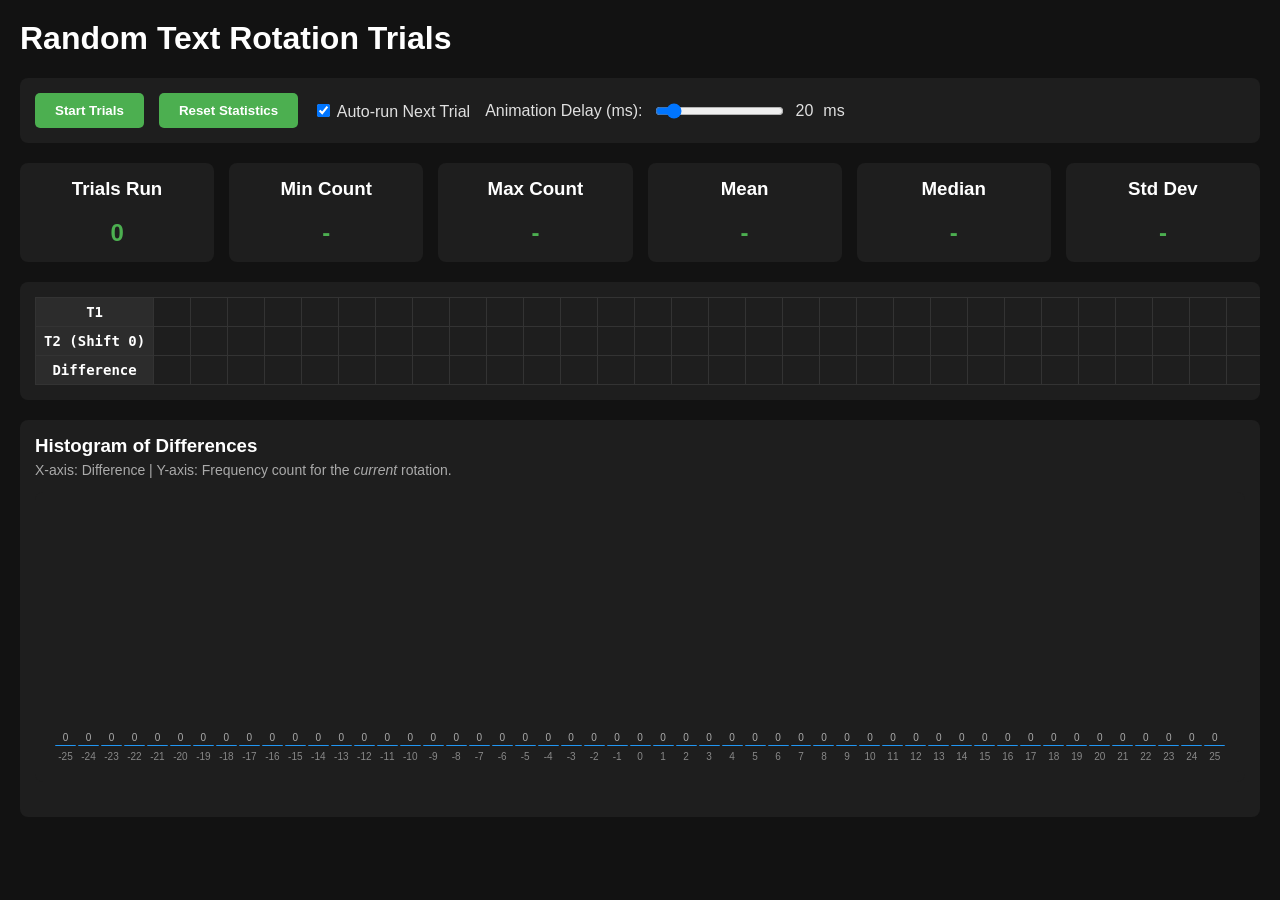
<file: difference-simulator/index.html>
<!DOCTYPE html>
<html lang="en">
<head>
    <meta charset="UTF-8">
    <meta name="viewport" content="width=device-width, initial-scale=1.0">
    <title>Random Text Rotation Trials</title>
    <style>
        :root {
            --bg-color: #121212;
            --panel-bg: #1e1e1e;
            --text-color: #e0e0e0;
            --accent-color: #4CAF50;
            --border-color: #333;
        }

        body {
            font-family: 'Segoe UI', Tahoma, Geneva, Verdana, sans-serif;
            background-color: var(--bg-color);
            color: var(--text-color);
            margin: 0;
            padding: 20px;
        }

        h1, h2, h3 { color: #fff; margin-top: 0; }
        .container { max-width: 1400px; margin: 0 auto; }

        .controls {
            display: flex;
            gap: 15px;
            align-items: center;
            background: var(--panel-bg);
            padding: 15px;
            border-radius: 8px;
            margin-bottom: 20px;
        }

        button {
            padding: 10px 20px;
            background: var(--accent-color);
            color: white;
            border: none;
            border-radius: 5px;
            cursor: pointer;
            font-weight: bold;
            transition: background 0.2s;
        }
        
        button:hover { background: #45a049; }
        button:disabled { background: #555; cursor: not-allowed; }

        .speed-control { display: flex; align-items: center; gap: 10px; }

        /* Table Styles */
        .table-container {
            background: var(--panel-bg);
            padding: 15px;
            border-radius: 8px;
            margin-bottom: 20px;
            overflow-x: auto;
        }

        table {
            border-collapse: collapse;
            font-family: monospace;
            font-size: 14px;
            width: max-content;
        }

        th, td {
            border: 1px solid var(--border-color);
            padding: 6px 8px;
            text-align: center;
            min-width: 20px;
        }

        th { background-color: #2c2c2c; color: #fff; position: sticky; left: 0; z-index: 1;}

        /* Histogram Styles */
        .histogram-container {
            background: var(--panel-bg);
            padding: 20px;
            border-radius: 8px;
            margin-bottom: 20px;
            height: 250px;
            display: flex;
            align-items: flex-end;
            gap: 2px;
            position: relative;
        }

        .bar-wrapper {
            flex: 1;
            display: flex;
            flex-direction: column;
            align-items: center;
            justify-content: flex-end;
            height: 100%;
        }

        .bar {
            width: 100%;
            background: #2196F3;
            border-radius: 3px 3px 0 0;
            transition: height 0.1s ease-out;
            min-height: 1px;
            position: relative;
        }

        .bar:hover { background: #64B5F6; }
        .bar-count { font-size: 10px; margin-bottom: 2px; color: #aaa; }
        .bar-label { font-size: 10px; margin-top: 5px; color: #888; }

        /* Stats Styles */
        .stats-grid {
            display: grid;
            grid-template-columns: repeat(auto-fit, minmax(150px, 1fr));
            gap: 15px;
            margin-bottom: 20px;
        }

        .stat-card {
            background: var(--panel-bg);
            padding: 15px;
            border-radius: 8px;
            text-align: center;
        }

        .stat-value {
            font-size: 24px;
            font-weight: bold;
            color: var(--accent-color);
            margin-top: 10px;
        }
    </style>
</head>
<body>

<div class="container">
    <h1>Random Text Rotation Trials</h1>

    <div class="controls">
        <button id="btn-toggle" onclick="toggleRunning()">Start Trials</button>
        <button onclick="resetStats()">Reset Statistics</button>
        <label>
            <input type="checkbox" id="auto-run" checked> Auto-run Next Trial
        </label>
        <div class="speed-control">
            <label for="speed">Animation Delay (ms):</label>
            <input type="range" id="speed" min="0" max="200" value="20" oninput="document.getElementById('speed-val').innerText = this.value">
            <span id="speed-val">20</span>ms
        </div>
    </div>

    <div class="stats-grid">
        <div class="stat-card"><h3>Trials Run</h3><div id="stat-count" class="stat-value">0</div></div>
        <div class="stat-card"><h3>Min Count</h3><div id="stat-min" class="stat-value">-</div></div>
        <div class="stat-card"><h3>Max Count</h3><div id="stat-max" class="stat-value">-</div></div>
        <div class="stat-card"><h3>Mean</h3><div id="stat-mean" class="stat-value">-</div></div>
        <div class="stat-card"><h3>Median</h3><div id="stat-median" class="stat-value">-</div></div>
        <div class="stat-card"><h3>Std Dev</h3><div id="stat-stddev" class="stat-value">-</div></div>
    </div>

    <div class="table-container">
        <table id="data-table">
            <tr id="row-t1"><th>T1</th></tr>
            <tr id="row-t2"><th>T2 (Shift 0)</th></tr>
            <tr id="row-diff"><th>Difference</th></tr>
        </table>
    </div>

    <div style="background: var(--panel-bg); padding: 15px; border-radius: 8px; margin-bottom: 20px;">
        <h3 style="margin-bottom: 5px;">Histogram of Differences</h3>
        <p style="font-size: 14px; color: #aaa; margin-top: 0;">X-axis: Difference | Y-axis: Frequency count for the <em>current</em> rotation.</p>
        <div class="histogram-container" id="histogram"></div>
    </div>
</div>

<script>
    const N = 97;
    let isRunning = false;
    let measurements = []; // Stores the max frequency for each completed trial
    let T1 = '', T2 = '';

    // Initialize DOM Elements
    const rowT1 = document.getElementById('row-t1');
    const rowT2 = document.getElementById('row-t2');
    const rowDiff = document.getElementById('row-diff');
    const histContainer = document.getElementById('histogram');
    
    // Setup table cells
    for(let i = 0; i < N; i++) {
        rowT1.appendChild(document.createElement('td'));
        rowT2.appendChild(document.createElement('td'));
        rowDiff.appendChild(document.createElement('td'));
    }

    // Setup Histogram Bins (-25 to 25)
    const bars = {};
    for (let i = -25; i <= 25; i++) {
        const wrapper = document.createElement('div');
        wrapper.className = 'bar-wrapper';
        
        const countLabel = document.createElement('div');
        countLabel.className = 'bar-count';
        countLabel.innerText = '0';
        
        const bar = document.createElement('div');
        bar.className = 'bar';
        
        const label = document.createElement('div');
        label.className = 'bar-label';
        label.innerText = i;
        
        wrapper.appendChild(countLabel);
        wrapper.appendChild(bar);
        wrapper.appendChild(label);
        histContainer.appendChild(wrapper);
        
        bars[i] = { bar: bar, countLabel: countLabel };
    }

    function generateRandomString(length) {
        let result = '';
        for (let i = 0; i < length; i++) {
            result += String.fromCharCode(65 + Math.floor(Math.random() * 26)); // A-Z
        }
        return result;
    }

    function updateStats() {
        document.getElementById('stat-count').innerText = measurements.length;
        if (measurements.length === 0) return;

        let min = Math.min(...measurements);
        let max = Math.max(...measurements);
        
        let sum = measurements.reduce((a, b) => a + b, 0);
        let mean = sum / measurements.length;

        let sorted = [...measurements].sort((a, b) => a - b);
        let median = sorted.length % 2 === 0 
            ? (sorted[sorted.length / 2 - 1] + sorted[sorted.length / 2]) / 2 
            : sorted[Math.floor(sorted.length / 2)];

        let variance = measurements.reduce((a, b) => a + Math.pow(b - mean, 2), 0) / measurements.length;
        let stddev = Math.sqrt(variance);

        document.getElementById('stat-min').innerText = min;
        document.getElementById('stat-max').innerText = max;
        document.getElementById('stat-mean').innerText = mean.toFixed(2);
        document.getElementById('stat-median').innerText = median;
        document.getElementById('stat-stddev').innerText = stddev.toFixed(2);
    }

    function resetStats() {
        measurements = [];
        document.getElementById('stat-count').innerText = 0;
        document.getElementById('stat-min').innerText = '-';
        document.getElementById('stat-max').innerText = '-';
        document.getElementById('stat-mean').innerText = '-';
        document.getElementById('stat-median').innerText = '-';
        document.getElementById('stat-stddev').innerText = '-';
    }

    function sleep(ms) {
        return new Promise(resolve => setTimeout(resolve, ms));
    }

    async function runTrial() {
        if (!isRunning) return;

        T1 = generateRandomString(N);
        T2 = generateRandomString(N);
        let trialMaxCount = 0;

        // Populate T1 row statically for this trial
        for(let i = 0; i < N; i++) {
            rowT1.children[i+1].innerText = T1[i];
        }

        for (let shift = 0; shift < N; shift++) {
            if (!isRunning) return;
            
            rowT2.children[0].innerText = `T2 (Shift ${shift})`;
            let currentCounts = {};
            
            // Calculate differences for this shift
            for (let i = 0; i < N; i++) {
                let char1 = T1[i];
                let char2 = T2[(i + shift) % N];
                
                let diff = char1.charCodeAt(0) - char2.charCodeAt(0);
                
                rowT2.children[i+1].innerText = char2;
                rowDiff.children[i+1].innerText = diff;

                currentCounts[diff] = (currentCounts[diff] || 0) + 1;
            }

            // Find the most frequent difference in this shift
            let maxFreqInShift = 0;
            for (let diff in currentCounts) {
                if (currentCounts[diff] > maxFreqInShift) {
                    maxFreqInShift = currentCounts[diff];
                }
            }
            if (maxFreqInShift > trialMaxCount) {
                trialMaxCount = maxFreqInShift;
            }

            // Update Histogram for this shift visually
            // Find max for scaling the Y axis dynamically (min height cap at 15 for aesthetics)
            let maxBarHeight = Math.max(15, maxFreqInShift); 
            
            for (let i = -25; i <= 25; i++) {
                let c = currentCounts[i] || 0;
                bars[i].countLabel.innerText = c > 0 ? c : '';
                bars[i].bar.style.height = `${(c / maxBarHeight) * 100}%`;
            }

            let delayMs = parseInt(document.getElementById('speed').value);
            if (delayMs > 0) {
                await sleep(delayMs);
            }
        }

        // Trial completed, record the max measurement
        if (isRunning) {
            measurements.push(trialMaxCount);
            updateStats();

            if (document.getElementById('auto-run').checked) {
                // Yield to the event loop before starting the next trial to prevent call stack issues
                setTimeout(runTrial, 0); 
            } else {
                toggleRunning(); // Automatically pause if auto-run is unchecked
            }
        }
    }

    function toggleRunning() {
        isRunning = !isRunning;
        const btn = document.getElementById('btn-toggle');
        
        if (isRunning) {
            btn.innerText = "Pause Trials";
            btn.style.background = "#f44336"; // Red color
            runTrial();
        } else {
            btn.innerText = "Start Trials";
            btn.style.background = "#4CAF50"; // Green color
        }
    }
</script>
</body>
</html>
</file>
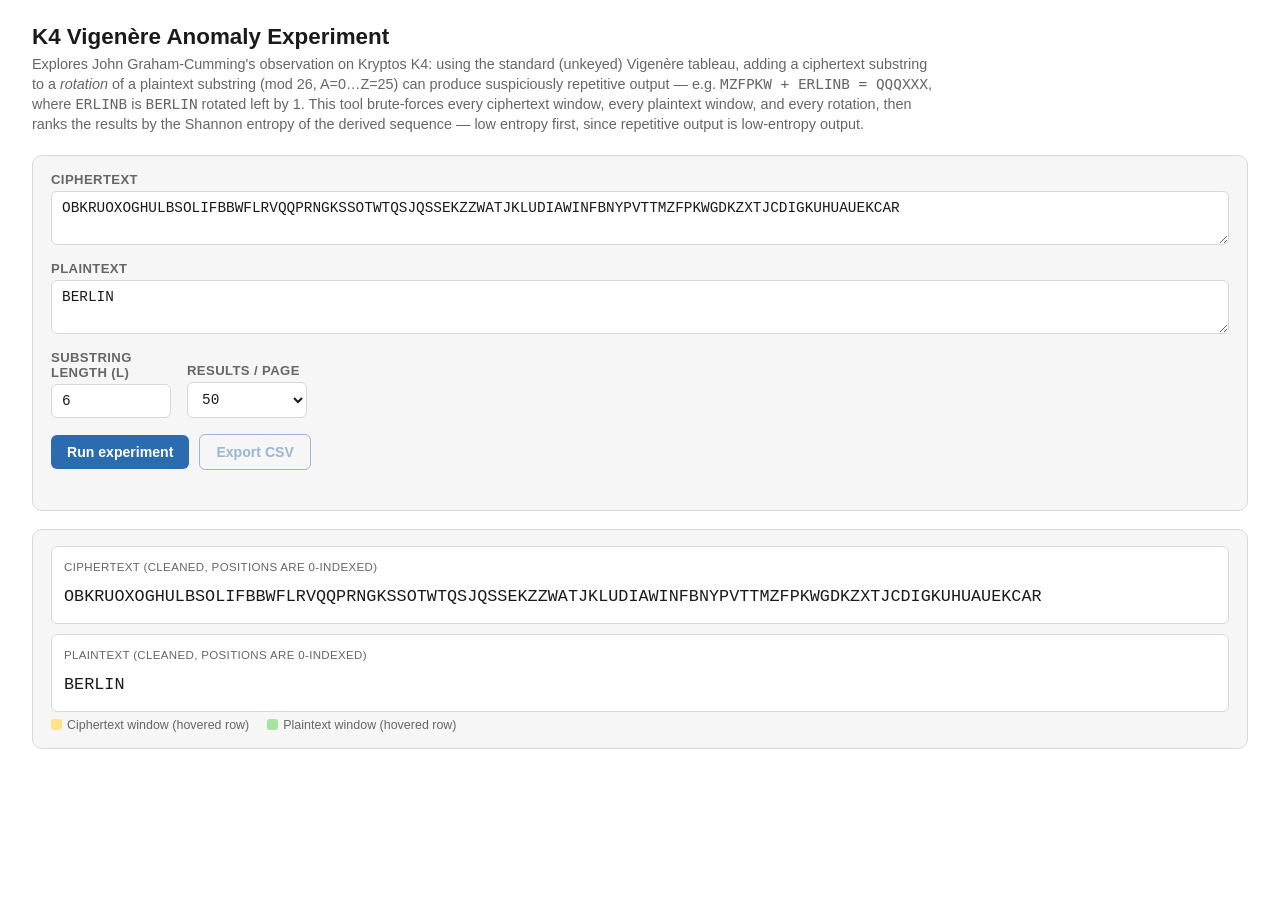
<file: john-graham-cumming-pattern/index.html>
<!DOCTYPE html>
<html lang="en">
<head>
<meta charset="UTF-8">
<meta name="viewport" content="width=device-width, initial-scale=1.0">
<title>K4 Vigenère Anomaly Experiment</title>
<style>
  :root {
    color-scheme: light dark;
    --bg: #ffffff;
    --fg: #1a1a1a;
    --muted: #666;
    --border: #d8d8d8;
    --panel: #f6f6f7;
    --accent: #2b6cb0;
    --hl-ct: #ffe28a;
    --hl-pt: #a6e3a1;
    --mono: "SFMono-Regular", Consolas, "Liberation Mono", Menlo, monospace;
  }
  @media (prefers-color-scheme: dark) {
    :root {
      --bg: #1e1f22;
      --fg: #e7e7e8;
      --muted: #9a9a9e;
      --border: #3a3b3e;
      --panel: #29292c;
      --accent: #6ea8fe;
      --hl-ct: #7a5b00;
      --hl-pt: #24593a;
    }
  }
  * { box-sizing: border-box; }
  body {
    margin: 0;
    background: var(--bg);
    color: var(--fg);
    font-family: -apple-system, BlinkMacSystemFont, "Segoe UI", Helvetica, Arial, sans-serif;
    padding: 24px 32px 60px;
  }
  h1 { font-size: 1.4rem; margin: 0 0 4px; }
  .subtitle { color: var(--muted); margin: 0 0 20px; font-size: 0.9rem; max-width: 900px; line-height: 1.4; }
  .panel {
    background: var(--panel);
    border: 1px solid var(--border);
    border-radius: 10px;
    padding: 16px 18px;
    margin-bottom: 18px;
  }
  .field { margin-bottom: 12px; }
  .field label {
    display: block;
    font-weight: 600;
    font-size: 0.82rem;
    margin-bottom: 4px;
    color: var(--muted);
    text-transform: uppercase;
    letter-spacing: 0.03em;
  }
  textarea, input[type=number], select {
    width: 100%;
    background: var(--bg);
    color: var(--fg);
    border: 1px solid var(--border);
    border-radius: 6px;
    padding: 8px 10px;
    font-family: var(--mono);
    font-size: 0.9rem;
  }
  textarea { resize: vertical; min-height: 54px; }
  .row { display: flex; gap: 16px; flex-wrap: wrap; align-items: flex-end; }
  .row > .field { flex: 1 1 200px; }
  .row > .field.narrow { flex: 0 0 120px; }
  button {
    background: var(--accent);
    color: #fff;
    border: none;
    border-radius: 6px;
    padding: 9px 16px;
    font-size: 0.88rem;
    font-weight: 600;
    cursor: pointer;
  }
  button.secondary {
    background: transparent;
    color: var(--accent);
    border: 1px solid var(--accent);
  }
  button:disabled { opacity: 0.45; cursor: not-allowed; }
  .btn-row { display: flex; gap: 10px; align-items: center; flex-wrap: wrap; margin-top: 4px; }
  .status { font-size: 0.85rem; color: var(--muted); margin-top: 8px; min-height: 1.2em; }
  .error { color: #c0392b; font-weight: 600; }
  .seq-display {
    font-family: var(--mono);
    font-size: 1.05rem;
    line-height: 1.9;
    word-break: break-all;
    background: var(--bg);
    border: 1px solid var(--border);
    border-radius: 6px;
    padding: 10px 12px;
  }
  .seq-display .lbl {
    display: block;
    font-family: -apple-system, sans-serif;
    font-size: 0.72rem;
    color: var(--muted);
    text-transform: uppercase;
    letter-spacing: 0.03em;
    margin-bottom: 2px;
  }
  .seq-display span.ch {
    padding: 1px 0;
    border-radius: 3px;
    transition: background 0.08s ease;
  }
  .seq-display span.ch.hl-ct { background: var(--hl-ct); color: #1a1a1a; }
  .seq-display span.ch.hl-pt { background: var(--hl-pt); color: #1a1a1a; }
  .legend { display: flex; gap: 18px; font-size: 0.78rem; color: var(--muted); margin-top: 6px; }
  .legend .swatch { display: inline-block; width: 11px; height: 11px; border-radius: 3px; margin-right: 5px; vertical-align: -1px; }
  table {
    width: 100%;
    border-collapse: collapse;
    font-size: 0.86rem;
  }
  thead th {
    text-align: left;
    padding: 8px 10px;
    border-bottom: 2px solid var(--border);
    color: var(--muted);
    font-size: 0.75rem;
    text-transform: uppercase;
    letter-spacing: 0.03em;
    position: sticky;
    top: 0;
    background: var(--bg);
  }
  tbody td {
    padding: 6px 10px;
    border-bottom: 1px solid var(--border);
    font-family: var(--mono);
  }
  tbody tr:hover { background: var(--panel); cursor: default; }
  .table-wrap { max-height: 560px; overflow: auto; border: 1px solid var(--border); border-radius: 8px; }
  .pagination { display: flex; align-items: center; gap: 10px; margin: 12px 0; flex-wrap: wrap; }
  .pagination select { width: auto; }
  .pagination .spacer { flex: 1; }
  .top-summary { display: flex; justify-content: space-between; align-items: baseline; flex-wrap: wrap; gap: 10px; margin-bottom: 4px; }
  .rank { color: var(--muted); }
</style>
</head>
<body>

<h1>K4 Vigenère Anomaly Experiment</h1>
<p class="subtitle">
  Explores John Graham-Cumming's observation on Kryptos K4: using the standard (unkeyed) Vigenère tableau,
  adding a ciphertext substring to a <em>rotation</em> of a plaintext substring (mod 26, A=0…Z=25) can produce
  suspiciously repetitive output — e.g. <code>MZFPKW + ERLINB = QQQXXX</code>, where <code>ERLINB</code> is
  <code>BERLIN</code> rotated left by 1. This tool brute-forces every ciphertext window, every plaintext window,
  and every rotation, then ranks the results by the Shannon entropy of the derived sequence — low entropy first,
  since repetitive output is low-entropy output.
</p>

<div class="panel">
  <div class="field">
    <label for="ctInput">Ciphertext</label>
    <textarea id="ctInput">OBKRUOXOGHULBSOLIFBBWFLRVQQPRNGKSSOTWTQSJQSSEKZZWATJKLUDIAWINFBNYPVTTMZFPKWGDKZXTJCDIGKUHUAUEKCAR</textarea>
  </div>
  <div class="field">
    <label for="ptInput">Plaintext</label>
    <textarea id="ptInput">BERLIN</textarea>
  </div>
  <div class="row">
    <div class="field narrow">
      <label for="lInput">Substring length (L)</label>
      <input type="number" id="lInput" min="1" value="6">
    </div>
    <div class="field narrow">
      <label for="pageSizeInput">Results / page</label>
      <select id="pageSizeInput">
        <option value="25">25</option>
        <option value="50" selected>50</option>
        <option value="100">100</option>
        <option value="200">200</option>
      </select>
    </div>
  </div>
  <div class="btn-row">
    <button id="runBtn">Run experiment</button>
    <button id="exportBtn" class="secondary" disabled>Export CSV</button>
  </div>
  <div class="status" id="statusEl"></div>
</div>

<div class="panel">
  <div class="seq-display" id="ctDisplay"><span class="lbl">Ciphertext (cleaned, positions are 0-indexed)</span></div>
  <div style="height:10px"></div>
  <div class="seq-display" id="ptDisplay"><span class="lbl">Plaintext (cleaned, positions are 0-indexed)</span></div>
  <div class="legend">
    <span><span class="swatch" style="background:var(--hl-ct)"></span>Ciphertext window (hovered row)</span>
    <span><span class="swatch" style="background:var(--hl-pt)"></span>Plaintext window (hovered row)</span>
  </div>
</div>

<div class="panel" id="resultsPanel" style="display:none">
  <div class="top-summary">
    <div id="resultsSummary" class="status"></div>
  </div>
  <div class="pagination" id="paginationTop"></div>
  <div class="table-wrap">
    <table>
      <thead>
        <tr>
          <th>Rank</th>
          <th>CT pos</th>
          <th>PT pos</th>
          <th>Shift</th>
          <th>Derived sequence</th>
          <th>Entropy (bits)</th>
        </tr>
      </thead>
      <tbody id="resultsBody"></tbody>
    </table>
  </div>
  <div class="pagination" id="paginationBottom"></div>
</div>

<script>
(function () {
  "use strict";

  const A = 65;

  function cleanText(s) {
    return (s || "").toUpperCase().replace(/[^A-Z]/g, "");
  }

  function num(ch) { return ch.charCodeAt(0) - A; }
  function chr(n) { return String.fromCharCode(((n % 26) + 26) % 26 + A); }

  // Left rotation: rotateLeft("BERLIN", 1) === "ERLINB"
  function rotateLeft(s, shift) {
    const n = s.length;
    const k = ((shift % n) + n) % n;
    return s.slice(k) + s.slice(0, k);
  }

  // Vigenère-style addition mod 26 of two equal-length strings.
  function addMod26(a, b) {
    let out = "";
    for (let i = 0; i < a.length; i++) {
      out += chr(num(a[i]) + num(b[i]));
    }
    return out;
  }

  // Shannon entropy in bits over the letter frequencies of the string.
  function entropy(s) {
    const counts = {};
    for (const c of s) counts[c] = (counts[c] || 0) + 1;
    const n = s.length;
    let h = 0;
    for (const k in counts) {
      const p = counts[k] / n;
      h -= p * Math.log2(p);
    }
    return h;
  }

  // ---- DOM refs ----
  const ctInput = document.getElementById("ctInput");
  const ptInput = document.getElementById("ptInput");
  const lInput = document.getElementById("lInput");
  const pageSizeInput = document.getElementById("pageSizeInput");
  const runBtn = document.getElementById("runBtn");
  const exportBtn = document.getElementById("exportBtn");
  const statusEl = document.getElementById("statusEl");
  const ctDisplay = document.getElementById("ctDisplay");
  const ptDisplay = document.getElementById("ptDisplay");
  const resultsPanel = document.getElementById("resultsPanel");
  const resultsSummary = document.getElementById("resultsSummary");
  const resultsBody = document.getElementById("resultsBody");
  const paginationTop = document.getElementById("paginationTop");
  const paginationBottom = document.getElementById("paginationBottom");

  // ---- State ----
  let state = {
    ctClean: "",
    ptClean: "",
    L: 0,
    results: [],
    page: 1,
    pageSize: 50,
    ctSpans: [],
    ptSpans: []
  };

  function buildSpanDisplay(container, labelText, clean) {
    container.innerHTML = "";
    const lbl = document.createElement("span");
    lbl.className = "lbl";
    lbl.textContent = labelText;
    container.appendChild(lbl);
    const spans = [];
    for (let i = 0; i < clean.length; i++) {
      const sp = document.createElement("span");
      sp.className = "ch";
      sp.textContent = clean[i];
      sp.title = "pos " + i;
      container.appendChild(sp);
      spans.push(sp);
    }
    return spans;
  }

  function clearHighlights() {
    for (const sp of state.ctSpans) sp.classList.remove("hl-ct");
    for (const sp of state.ptSpans) sp.classList.remove("hl-pt");
  }

  function highlightRange(spans, cls, start, len) {
    for (let i = start; i < start + len && i < spans.length; i++) {
      spans[i].classList.add(cls);
    }
  }

  function runExperiment() {
    statusEl.classList.remove("error");
    const ctClean = cleanText(ctInput.value);
    const ptClean = cleanText(ptInput.value);
    const L = parseInt(lInput.value, 10);

    if (!ctClean.length || !ptClean.length) {
      statusEl.textContent = "Ciphertext and plaintext must contain at least one letter.";
      statusEl.classList.add("error");
      return;
    }
    if (!Number.isInteger(L) || L < 1) {
      statusEl.textContent = "Substring length must be a positive integer.";
      statusEl.classList.add("error");
      return;
    }
    const numCT = ctClean.length - L + 1;
    const numPT = ptClean.length - L + 1;
    if (numCT < 1 || numPT < 1) {
      statusEl.textContent = "Substring length L is longer than the ciphertext or plaintext.";
      statusEl.classList.add("error");
      return;
    }

    const totalCombos = numCT * numPT * L;
    if (totalCombos > 300000) {
      const ok = confirm(
        "This will generate " + totalCombos.toLocaleString() +
        " combinations, which may be slow. Continue?"
      );
      if (!ok) {
        statusEl.textContent = "Run cancelled.";
        return;
      }
    }

    statusEl.textContent = "Running…";

    // Defer so the "Running…" status can paint before the (possibly heavy) loop.
    setTimeout(() => {
      const t0 = performance.now();

      // Precompute all L-length windows once.
      const ctWindows = [];
      for (let i = 0; i < numCT; i++) ctWindows.push(ctClean.substr(i, L));
      const ptWindows = [];
      for (let i = 0; i < numPT; i++) ptWindows.push(ptClean.substr(i, L));

      const results = [];
      for (let ci = 0; ci < numCT; ci++) {
        const s1 = ctWindows[ci];
        for (let pi = 0; pi < numPT; pi++) {
          const s2 = ptWindows[pi];
          for (let shift = 0; shift < L; shift++) {
            const rotated = rotateLeft(s2, shift);
            const derived = addMod26(s1, rotated);
            const ent = entropy(derived);
            results.push({ ctPos: ci, ptPos: pi, shift: shift, rotated: rotated, derived: derived, entropy: ent });
          }
        }
      }

      results.sort((a, b) => {
        if (a.entropy !== b.entropy) return a.entropy - b.entropy;
        if (a.ctPos !== b.ctPos) return a.ctPos - b.ctPos;
        if (a.ptPos !== b.ptPos) return a.ptPos - b.ptPos;
        return a.shift - b.shift;
      });

      const elapsed = (performance.now() - t0).toFixed(0);

      state.ctClean = ctClean;
      state.ptClean = ptClean;
      state.L = L;
      state.results = results;
      state.page = 1;
      state.pageSize = parseInt(pageSizeInput.value, 10);

      state.ctSpans = buildSpanDisplay(ctDisplay, "Ciphertext (cleaned, positions are 0-indexed)", ctClean);
      state.ptSpans = buildSpanDisplay(ptDisplay, "Plaintext (cleaned, positions are 0-indexed)", ptClean);

      statusEl.textContent =
        ctClean.length + "-letter ciphertext, " + ptClean.length + "-letter plaintext, L=" + L +
        " → " + results.length.toLocaleString() + " combinations computed in " + elapsed + " ms.";

      resultsPanel.style.display = "";
      exportBtn.disabled = results.length === 0;
      renderPage();
    }, 10);
  }

  function totalPages() {
    return Math.max(1, Math.ceil(state.results.length / state.pageSize));
  }

  function renderPagination(container) {
    container.innerHTML = "";
    const tp = totalPages();

    const prevBtn = document.createElement("button");
    prevBtn.className = "secondary";
    prevBtn.textContent = "Previous";
    prevBtn.disabled = state.page <= 1;
    prevBtn.addEventListener("click", () => { state.page--; renderPage(); });

    const nextBtn = document.createElement("button");
    nextBtn.className = "secondary";
    nextBtn.textContent = "Next";
    nextBtn.disabled = state.page >= tp;
    nextBtn.addEventListener("click", () => { state.page++; renderPage(); });

    const pageLabel = document.createElement("span");
    pageLabel.textContent = "Page";

    const pageSelect = document.createElement("select");
    for (let i = 1; i <= tp; i++) {
      const opt = document.createElement("option");
      opt.value = i;
      opt.textContent = i;
      if (i === state.page) opt.selected = true;
      pageSelect.appendChild(opt);
    }
    pageSelect.addEventListener("change", () => {
      state.page = parseInt(pageSelect.value, 10);
      renderPage();
    });

    const ofLabel = document.createElement("span");
    ofLabel.textContent = "of " + tp;

    container.appendChild(prevBtn);
    container.appendChild(pageLabel);
    container.appendChild(pageSelect);
    container.appendChild(ofLabel);
    container.appendChild(nextBtn);
  }

  function renderPage() {
    const tp = totalPages();
    if (state.page > tp) state.page = tp;
    if (state.page < 1) state.page = 1;

    const start = (state.page - 1) * state.pageSize;
    const pageItems = state.results.slice(start, start + state.pageSize);

    resultsSummary.textContent =
      "Showing " + (state.results.length ? start + 1 : 0) + "–" +
      Math.min(start + state.pageSize, state.results.length) +
      " of " + state.results.length.toLocaleString() + " results (sorted by ascending entropy).";

    resultsBody.innerHTML = "";
    pageItems.forEach((r, idx) => {
      const tr = document.createElement("tr");

      const rankTd = document.createElement("td");
      rankTd.className = "rank";
      rankTd.textContent = start + idx + 1;

      const ctTd = document.createElement("td");
      ctTd.textContent = r.ctPos;

      const ptTd = document.createElement("td");
      ptTd.textContent = r.ptPos;

      const shiftTd = document.createElement("td");
      shiftTd.textContent = r.shift + " (" + r.rotated + ")";

      const seqTd = document.createElement("td");
      seqTd.textContent = r.derived;

      const entTd = document.createElement("td");
      entTd.textContent = r.entropy.toFixed(4);

      tr.appendChild(rankTd);
      tr.appendChild(ctTd);
      tr.appendChild(ptTd);
      tr.appendChild(shiftTd);
      tr.appendChild(seqTd);
      tr.appendChild(entTd);

      tr.addEventListener("mouseenter", () => {
        clearHighlights();
        highlightRange(state.ctSpans, "hl-ct", r.ctPos, state.L);
        highlightRange(state.ptSpans, "hl-pt", r.ptPos, state.L);
      });
      tr.addEventListener("mouseleave", clearHighlights);

      resultsBody.appendChild(tr);
    });

    renderPagination(paginationTop);
    renderPagination(paginationBottom);
  }

  function exportCSV() {
    if (!state.results.length) return;
    const lines = ["rank,ct_pos,pt_pos,shift,shifted_plaintext,derived_sequence,entropy_bits"];
    state.results.forEach((r, i) => {
      lines.push([i + 1, r.ctPos, r.ptPos, r.shift, r.rotated, r.derived, r.entropy.toFixed(6)].join(","));
    });
    const blob = new Blob([lines.join("\n")], { type: "text/csv" });
    const url = URL.createObjectURL(blob);
    const a = document.createElement("a");
    a.href = url;
    a.download = "k4-anomaly-results.csv";
    document.body.appendChild(a);
    a.click();
    document.body.removeChild(a);
    URL.revokeObjectURL(url);
  }

  runBtn.addEventListener("click", runExperiment);
  exportBtn.addEventListener("click", exportCSV);

  // Initial display of the default (cleaned) CT/PT before any run.
  buildSpanDisplay(ctDisplay, "Ciphertext (cleaned, positions are 0-indexed)", cleanText(ctInput.value));
  buildSpanDisplay(ptDisplay, "Plaintext (cleaned, positions are 0-indexed)", cleanText(ptInput.value));
})();
</script>
</body>
</html>
</file>
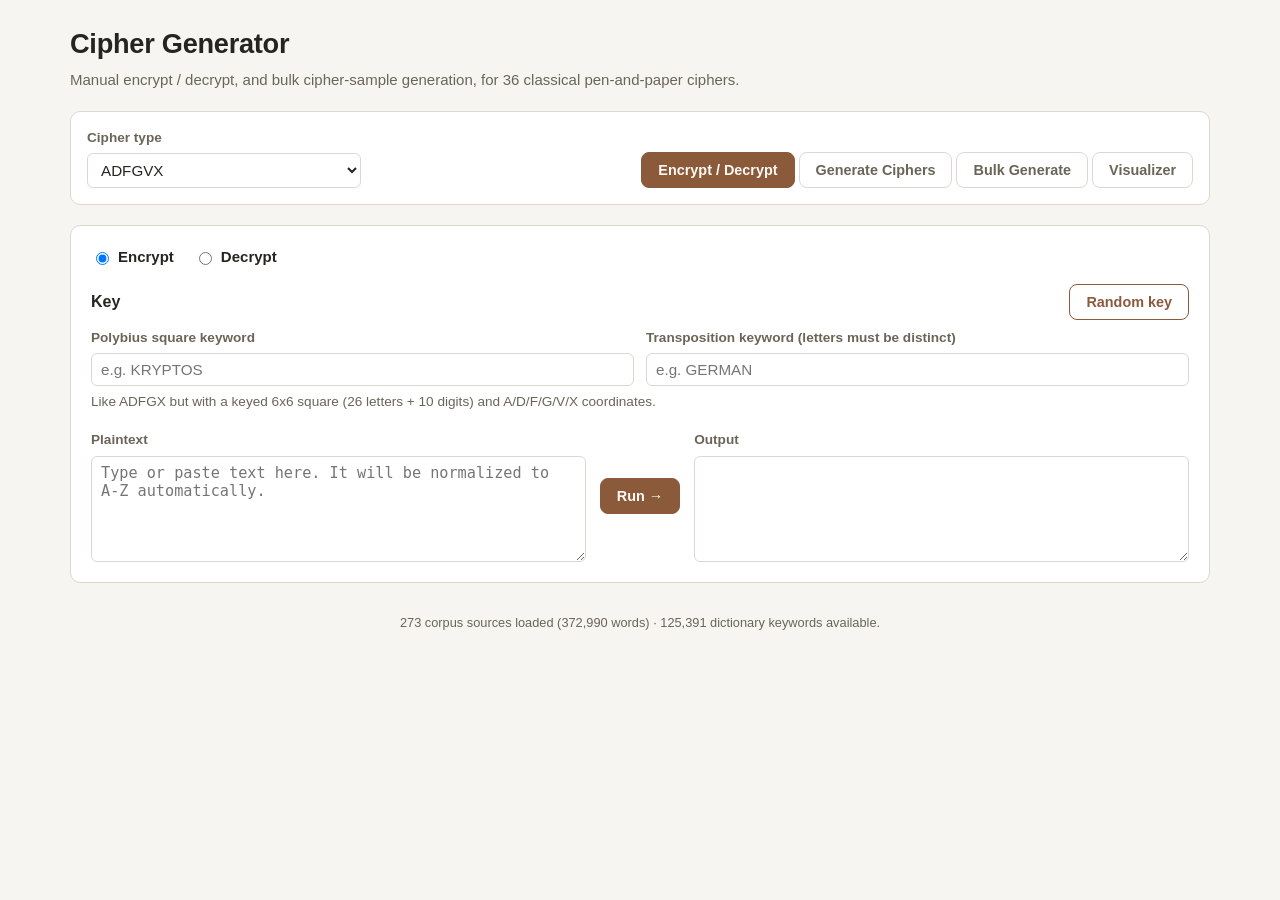
<file: ciphers/cipher-generator/index.html>
<!doctype html>
<html lang="en">
<head>
<meta charset="utf-8">
<meta name="viewport" content="width=device-width, initial-scale=1">
<title>Kryptos Cipher Generator</title>
<link rel="stylesheet" href="css/style.css">
</head>
<body>
<div class="app">
  <header class="app-header">
    <h1>Cipher Generator</h1>
    <p class="subtitle">Manual encrypt / decrypt, and bulk cipher-sample generation, for 36 classical pen-and-paper ciphers.</p>
  </header>

  <div class="controls-bar">
    <label class="field">
      <span>Cipher type</span>
      <select id="cipherSelect"></select>
    </label>
    <div class="mode-tabs" role="tablist">
      <button class="tab-btn active" data-mode="manual" type="button">Encrypt / Decrypt</button>
      <button class="tab-btn" data-mode="generate" type="button">Generate Ciphers</button>
      <button class="tab-btn" data-mode="bulk" type="button">Bulk Generate</button>
      <button class="tab-btn" data-mode="visualize" type="button">Visualizer</button>
    </div>
  </div>

  <!-- ==================== Manual encrypt / decrypt ==================== -->
  <section id="manualPanel" class="panel">
    <div class="direction-toggle">
      <label><input type="radio" name="direction" value="encrypt" checked> Encrypt</label>
      <label><input type="radio" name="direction" value="decrypt"> Decrypt</label>
    </div>

    <div class="key-section">
      <div class="key-fields-header">
        <h3>Key</h3>
        <button id="randomKeyBtn" type="button" class="btn-secondary">Random key</button>
      </div>
      <div class="key-fields" id="keyFields"></div>
      <p class="hint" id="cipherHint"></p>
    </div>

    <div class="io-row">
      <label class="io-block">
        <span id="inputLabel">Plaintext</span>
        <textarea id="inputText" rows="5" spellcheck="false" placeholder="Type or paste text here. It will be normalized to A-Z automatically."></textarea>
      </label>
      <div class="run-col">
        <button id="runBtn" type="button" class="btn-primary">Run &rarr;</button>
      </div>
      <label class="io-block">
        <span>Output</span>
        <textarea id="outputText" rows="5" spellcheck="false" readonly></textarea>
      </label>
    </div>
    <div id="manualError" class="error" hidden></div>
  </section>

  <!-- ==================== Generation mode ==================== -->
  <section id="generatePanel" class="panel" hidden>
    <div class="direction-toggle">
      <label><input type="radio" name="lengthMode" value="fixed" checked> Fixed length</label>
      <label><input type="radio" name="lengthMode" value="range"> Length range</label>
    </div>
    <div class="gen-controls">
      <label class="field" id="targetLengthField">
        <span>Target ciphertext length</span>
        <input type="number" id="targetLength" value="97" min="1" max="5000">
      </label>
      <label class="field" id="minLengthField" hidden>
        <span>Min ciphertext length</span>
        <input type="number" id="minLength" value="90" min="1" max="5000">
      </label>
      <label class="field" id="maxLengthField" hidden>
        <span>Max ciphertext length</span>
        <input type="number" id="maxLength" value="105" min="1" max="5000">
      </label>
      <label class="field">
        <span>Quantity</span>
        <input type="number" id="quantity" value="10" min="1" max="50000">
      </label>
      <button id="generateBtn" type="button" class="btn-primary">Generate</button>
      <button id="cancelBtn" type="button" class="btn-secondary" hidden>Cancel</button>
      <button id="exportCsvBtn" type="button" class="btn-secondary" disabled>Export CSV</button>
    </div>
    <p class="hint">In fixed-length mode, the target length is the desired final <em>ciphertext</em> length; the generator works backward to
      figure out how much plaintext to select so the ciphertext comes out at that length, so ciphers that
      fractionate or expand text (Homophonic, ADFGX, ADFGVX roughly halve the plaintext needed) or add fixed
      overhead (Mirdek's 25-letter IV) get proportionally less plaintext, not a longer ciphertext. The ciphertext
      length never exceeds the target; a handful of ciphers can't always hit it exactly (Homophonic/ADFGX/ADFGVX
      only land on even targets exactly; Playfair's double-letter fillers and Hill's block padding depend on the
      actual letters chosen) and may come in a little under instead. In length-range mode, the generator accepts
      any ciphertext length within min-max (inclusive) instead of hunting for one exact value - useful for ciphers
      that can't land on an arbitrary exact length.</p>

    <div id="genProgress" class="progress" hidden>
      <div class="progress-bar"><div class="progress-fill" id="progressFill"></div></div>
      <span class="progress-text" id="progressText"></span>
    </div>
    <div id="genSummary" class="gen-summary"></div>

    <div class="results-table-wrap">
      <table id="resultsTable">
        <thead>
          <tr>
            <th class="col-idx">#</th>
            <th>Cipher</th>
            <th>Key information</th>
            <th>Ciphertext</th>
            <th>Plaintext</th>
            <th class="col-len">Len</th>
          </tr>
        </thead>
        <tbody id="resultsBody"></tbody>
      </table>
    </div>

    <div class="pagination">
      <button id="prevPage" type="button" class="btn-secondary">&larr; Prev</button>
      <span class="page-indicator">
        Page <input type="number" id="pageInput" min="1" value="1"> of <span id="pageCount">1</span>
      </span>
      <button id="nextPage" type="button" class="btn-secondary">Next &rarr;</button>
      <label class="field inline">
        <span>Rows / page</span>
        <select id="pageSize">
          <option value="10">10</option>
          <option value="25" selected>25</option>
          <option value="50">50</option>
          <option value="100">100</option>
        </select>
      </label>
    </div>
  </section>

  <!-- ==================== Bulk generation (every cipher type at once) ==================== -->
  <section id="bulkPanel" class="panel" hidden>
    <p class="hint">Generates the given quantity for <strong>every</strong> registered cipher type
      (currently <span id="bulkCipherCount"></span>), each targeting the length(s) below, then automatically
      downloads one CSV per cipher type as it finishes (your browser may ask you to allow multiple downloads
      the first time). A combined CSV of every cipher type together becomes available once the whole run
      completes, if you'd rather have one file.</p>

    <div class="direction-toggle">
      <label><input type="radio" name="bulkLengthMode" value="fixed" checked> Fixed length</label>
      <label><input type="radio" name="bulkLengthMode" value="range"> Length range</label>
    </div>
    <div class="gen-controls">
      <label class="field" id="bulkTargetLengthField">
        <span>Target ciphertext length</span>
        <input type="number" id="bulkTargetLength" value="97" min="1" max="5000">
      </label>
      <label class="field" id="bulkMinLengthField" hidden>
        <span>Min ciphertext length</span>
        <input type="number" id="bulkMinLength" value="90" min="1" max="5000">
      </label>
      <label class="field" id="bulkMaxLengthField" hidden>
        <span>Max ciphertext length</span>
        <input type="number" id="bulkMaxLength" value="105" min="1" max="5000">
      </label>
      <label class="field">
        <span>Quantity (per cipher type)</span>
        <input type="number" id="bulkQuantity" value="10" min="1" max="50000">
      </label>
      <button id="bulkGenerateBtn" type="button" class="btn-primary">Generate All</button>
      <button id="bulkCancelBtn" type="button" class="btn-secondary" hidden>Cancel</button>
      <button id="bulkDownloadAllBtn" type="button" class="btn-secondary" disabled>Download combined CSV</button>
    </div>

    <div id="bulkProgress" class="progress" hidden>
      <div class="progress-bar"><div class="progress-fill" id="bulkProgressFill"></div></div>
      <span class="progress-text" id="bulkProgressText"></span>
    </div>
    <div id="bulkSummary" class="gen-summary"></div>

    <div class="results-table-wrap">
      <table id="bulkResultsTable">
        <thead>
          <tr>
            <th>Cipher</th>
            <th class="col-len">Generated</th>
            <th class="col-len">Skipped</th>
            <th>Status</th>
          </tr>
        </thead>
        <tbody id="bulkResultsBody"></tbody>
      </table>
    </div>
  </section>

  <!-- ==================== Visualizer ==================== -->
  <section id="visualizePanel" class="panel" hidden>
    <div class="viz-toolbar">
      <button id="vizSampleBtn" type="button" class="btn-secondary">Load built-in sample</button>
      <p class="hint">Showing a built-in sample plaintext, key, and resulting ciphertext for the selected cipher. Edit the
        plaintext <em>or</em> the ciphertext below (whichever you edit becomes the source) and the other side updates
        automatically from the key. Hover (or tap) a letter to see how it connects.</p>
    </div>

    <div class="key-section">
      <div class="key-fields-header"><h3>Key</h3></div>
      <div class="key-fields" id="vizKeyFields"></div>
    </div>

    <div class="viz-io-row">
      <div class="viz-io-block">
        <div class="viz-io-header"><span>Plaintext</span></div>
        <textarea id="vizPtInput" rows="3" spellcheck="false" placeholder="Type or paste plaintext here..."></textarea>
        <div class="viz-strip" id="vizPtStrip"></div>
      </div>
      <div class="viz-io-block">
        <div class="viz-io-header"><span>Ciphertext</span></div>
        <textarea id="vizCtInput" rows="3" spellcheck="false" placeholder="...or type/paste ciphertext instead"></textarea>
        <div class="viz-strip" id="vizCtStrip"></div>
      </div>
    </div>
    <div id="vizError" class="error" hidden></div>

    <div class="viz-detail-row">
      <div class="viz-formula-panel" id="vizFormulaPanel">
        <h3>Formula</h3>
        <div class="viz-formula-template mono" id="vizFormulaTemplate"></div>
        <div class="viz-formula-current mono" id="vizFormulaCurrent">Hover a plaintext or ciphertext letter to see the current values.</div>
      </div>
      <div class="viz-key-panel">
        <h3 id="vizKeyInfoTitle">Key information</h3>
        <div id="vizKeyInfoPanel"></div>
      </div>
    </div>
  </section>

  <footer class="app-footer">
    <span id="corpusStats"></span>
  </footer>
</div>

<script src="js/data/corpora_data.js?v=1"></script>
<script src="js/data/dictionary_data.js?v=1"></script>
<script src="js/ciphers.js?v=1"></script>
<script src="js/generator.js?v=1"></script>
<script src="js/app.js?v=1"></script>
<script src="js/visualizer.js?v=1"></script>
</body>
</html>
</file>
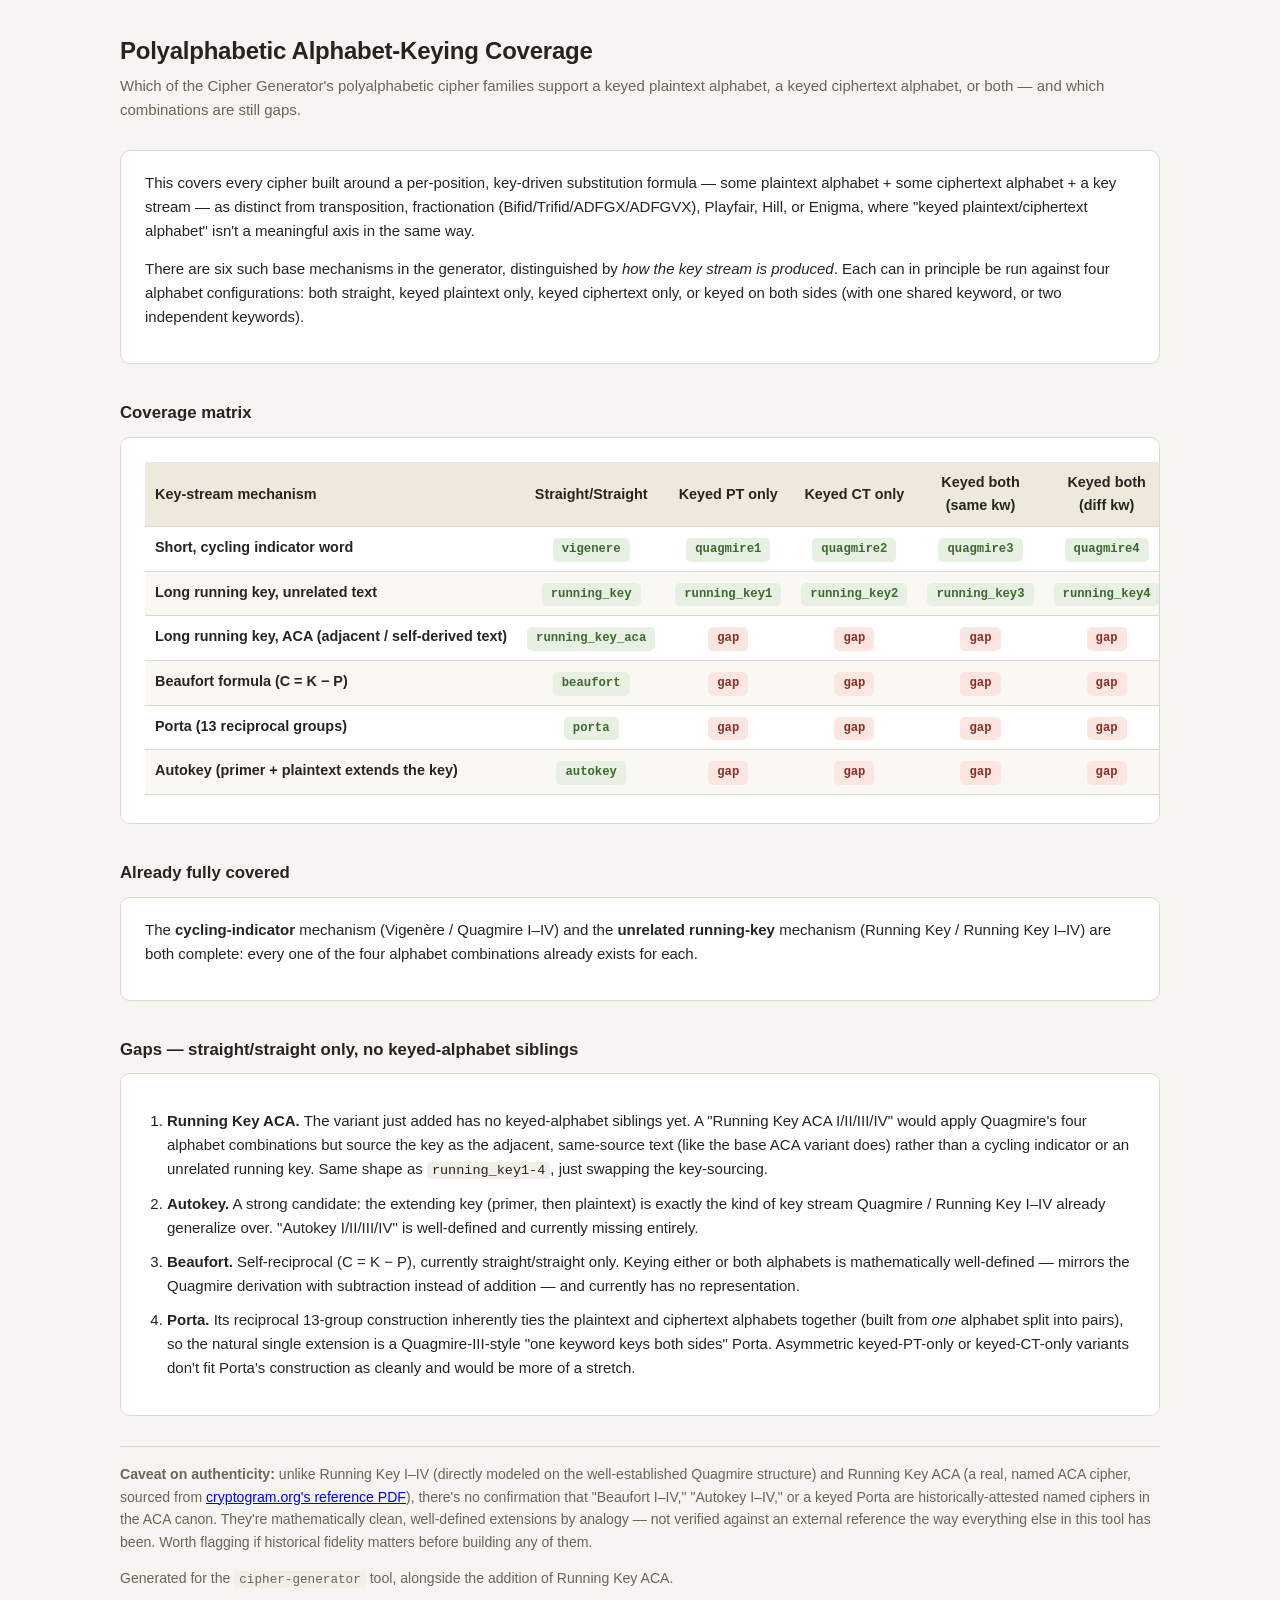
<file: ciphers/cipher-generator/docs/polyalphabetic-alphabet-coverage.html>
<!doctype html>
<html lang="en">
<head>
<meta charset="utf-8">
<meta name="viewport" content="width=device-width, initial-scale=1">
<title>Polyalphabetic Alphabet-Keying Coverage</title>
<style>
  :root {
    --bg: #f6f5f2;
    --panel: #ffffff;
    --border: #ddd8cf;
    --text: #26241f;
    --text-muted: #6b6558;
    --accent: #8a5a3b;
    --accent-contrast: #fffaf3;
    --table-stripe: #faf8f3;
    --table-head: #efe9dd;
    --ok-bg: #e8f0e3;
    --ok-text: #3c6b2e;
    --gap-bg: #fbe6e2;
    --gap-text: #8c2f22;
    --mono-bg: #f1efe8;
  }
  @media (prefers-color-scheme: dark) {
    :root {
      --bg: #1c1a17;
      --panel: #242220;
      --border: #3a362f;
      --text: #ece7db;
      --text-muted: #a49b89;
      --accent: #c98b5e;
      --accent-contrast: #221a12;
      --table-stripe: #201e1a;
      --table-head: #2c2924;
      --ok-bg: #223420;
      --ok-text: #8fce7c;
      --gap-bg: #3a1f1a;
      --gap-text: #f0a493;
      --mono-bg: #171512;
    }
  }
  * { box-sizing: border-box; }
  body {
    margin: 0;
    background: var(--bg);
    color: var(--text);
    font-family: -apple-system, BlinkMacSystemFont, "Segoe UI", Roboto, Helvetica, Arial, sans-serif;
    font-size: 15px;
    line-height: 1.6;
  }
  .page { max-width: 1080px; margin: 0 auto; padding: 32px 20px 60px; }
  h1 { font-size: 1.5rem; margin: 0 0 4px; letter-spacing: -0.01em; }
  .subtitle { color: var(--text-muted); margin: 0 0 28px; }
  h2 { font-size: 1.05rem; margin: 36px 0 10px; }
  p { margin: 0 0 14px; }
  code, .mono { font-family: "SFMono-Regular", Menlo, Consolas, monospace; background: var(--mono-bg); padding: 1px 5px; border-radius: 4px; font-size: 0.9em; }
  .panel { background: var(--panel); border: 1px solid var(--border); border-radius: 10px; padding: 20px 24px; margin-bottom: 8px; }
  table { border-collapse: collapse; width: 100%; font-size: 0.9rem; margin: 4px 0 8px; }
  thead th { text-align: left; background: var(--table-head); padding: 9px 10px; border-bottom: 1px solid var(--border); }
  tbody td { padding: 9px 10px; border-bottom: 1px solid var(--border); vertical-align: top; }
  tbody tr:nth-child(even) { background: var(--table-stripe); }
  td.mech { font-weight: 600; white-space: nowrap; }
  .cell { text-align: center; }
  .ok { display: inline-block; padding: 2px 9px; border-radius: 5px; background: var(--ok-bg); color: var(--ok-text); font-family: "SFMono-Regular", Menlo, Consolas, monospace; font-size: 0.85em; font-weight: 600; }
  .gap { display: inline-block; padding: 2px 9px; border-radius: 5px; background: var(--gap-bg); color: var(--gap-text); font-family: "SFMono-Regular", Menlo, Consolas, monospace; font-size: 0.85em; font-weight: 600; }
  ol, ul { padding-left: 22px; }
  li { margin-bottom: 10px; }
  .footer-note { color: var(--text-muted); font-size: 0.88rem; margin-top: 30px; padding-top: 16px; border-top: 1px solid var(--border); }
</style>
</head>
<body>
<div class="page">
  <h1>Polyalphabetic Alphabet-Keying Coverage</h1>
  <p class="subtitle">Which of the Cipher Generator's polyalphabetic cipher families support a keyed plaintext alphabet, a keyed ciphertext alphabet, or both — and which combinations are still gaps.</p>

  <div class="panel">
    <p>This covers every cipher built around a per-position, key-driven substitution formula — some plaintext alphabet
    + some ciphertext alphabet + a key stream — as distinct from transposition, fractionation (Bifid/Trifid/ADFGX/ADFGVX),
    Playfair, Hill, or Enigma, where "keyed plaintext/ciphertext alphabet" isn't a meaningful axis in the same way.</p>
    <p>There are six such base mechanisms in the generator, distinguished by <em>how the key stream is produced</em>.
    Each can in principle be run against four alphabet configurations: both straight, keyed plaintext only, keyed
    ciphertext only, or keyed on both sides (with one shared keyword, or two independent keywords).</p>
  </div>

  <h2>Coverage matrix</h2>
  <div class="panel" style="overflow-x:auto;">
    <table>
      <thead>
        <tr>
          <th>Key-stream mechanism</th>
          <th class="cell">Straight/Straight</th>
          <th class="cell">Keyed PT only</th>
          <th class="cell">Keyed CT only</th>
          <th class="cell">Keyed both (same kw)</th>
          <th class="cell">Keyed both (diff kw)</th>
        </tr>
      </thead>
      <tbody>
        <tr>
          <td class="mech">Short, cycling indicator word</td>
          <td class="cell"><span class="ok">vigenere</span></td>
          <td class="cell"><span class="ok">quagmire1</span></td>
          <td class="cell"><span class="ok">quagmire2</span></td>
          <td class="cell"><span class="ok">quagmire3</span></td>
          <td class="cell"><span class="ok">quagmire4</span></td>
        </tr>
        <tr>
          <td class="mech">Long running key, unrelated text</td>
          <td class="cell"><span class="ok">running_key</span></td>
          <td class="cell"><span class="ok">running_key1</span></td>
          <td class="cell"><span class="ok">running_key2</span></td>
          <td class="cell"><span class="ok">running_key3</span></td>
          <td class="cell"><span class="ok">running_key4</span></td>
        </tr>
        <tr>
          <td class="mech">Long running key, ACA (adjacent / self-derived text)</td>
          <td class="cell"><span class="ok">running_key_aca</span></td>
          <td class="cell"><span class="gap">gap</span></td>
          <td class="cell"><span class="gap">gap</span></td>
          <td class="cell"><span class="gap">gap</span></td>
          <td class="cell"><span class="gap">gap</span></td>
        </tr>
        <tr>
          <td class="mech">Beaufort formula (C = K − P)</td>
          <td class="cell"><span class="ok">beaufort</span></td>
          <td class="cell"><span class="gap">gap</span></td>
          <td class="cell"><span class="gap">gap</span></td>
          <td class="cell"><span class="gap">gap</span></td>
          <td class="cell"><span class="gap">gap</span></td>
        </tr>
        <tr>
          <td class="mech">Porta (13 reciprocal groups)</td>
          <td class="cell"><span class="ok">porta</span></td>
          <td class="cell"><span class="gap">gap</span></td>
          <td class="cell"><span class="gap">gap</span></td>
          <td class="cell"><span class="gap">gap</span></td>
          <td class="cell"><span class="gap">gap</span></td>
        </tr>
        <tr>
          <td class="mech">Autokey (primer + plaintext extends the key)</td>
          <td class="cell"><span class="ok">autokey</span></td>
          <td class="cell"><span class="gap">gap</span></td>
          <td class="cell"><span class="gap">gap</span></td>
          <td class="cell"><span class="gap">gap</span></td>
          <td class="cell"><span class="gap">gap</span></td>
        </tr>
      </tbody>
    </table>
  </div>

  <h2>Already fully covered</h2>
  <div class="panel">
    <p>The <strong>cycling-indicator</strong> mechanism (Vigenère / Quagmire I–IV) and the <strong>unrelated
    running-key</strong> mechanism (Running Key / Running Key I–IV) are both complete: every one of the four
    alphabet combinations already exists for each.</p>
  </div>

  <h2>Gaps — straight/straight only, no keyed-alphabet siblings</h2>
  <div class="panel">
    <ol>
      <li><strong>Running Key ACA.</strong> The variant just added has no keyed-alphabet siblings yet. A
        "Running Key ACA I/II/III/IV" would apply Quagmire's four alphabet combinations but source the key as the
        adjacent, same-source text (like the base ACA variant does) rather than a cycling indicator or an unrelated
        running key. Same shape as <code>running_key1-4</code>, just swapping the key-sourcing.</li>
      <li><strong>Autokey.</strong> A strong candidate: the extending key (primer, then plaintext) is exactly the
        kind of key stream Quagmire / Running Key I–IV already generalize over. "Autokey I/II/III/IV" is
        well-defined and currently missing entirely.</li>
      <li><strong>Beaufort.</strong> Self-reciprocal (C = K − P), currently straight/straight only. Keying either or
        both alphabets is mathematically well-defined — mirrors the Quagmire derivation with subtraction instead of
        addition — and currently has no representation.</li>
      <li><strong>Porta.</strong> Its reciprocal 13-group construction inherently ties the plaintext and ciphertext
        alphabets together (built from <em>one</em> alphabet split into pairs), so the natural single extension is a
        Quagmire-III-style "one keyword keys both sides" Porta. Asymmetric keyed-PT-only or keyed-CT-only variants
        don't fit Porta's construction as cleanly and would be more of a stretch.</li>
    </ol>
  </div>

  <div class="footer-note">
    <p><strong>Caveat on authenticity:</strong> unlike Running Key I–IV (directly modeled on the well-established
    Quagmire structure) and Running Key ACA (a real, named ACA cipher, sourced from
    <a href="https://www.cryptogram.org/downloads/aca.info/ciphers/RunningKey.pdf">cryptogram.org's reference PDF</a>),
    there's no confirmation that "Beaufort I–IV," "Autokey I–IV," or a keyed Porta are historically-attested named
    ciphers in the ACA canon. They're mathematically clean, well-defined extensions by analogy — not verified against
    an external reference the way everything else in this tool has been. Worth flagging if historical fidelity
    matters before building any of them.</p>
    <p>Generated for the <code>cipher-generator</code> tool, alongside the addition of Running Key ACA.</p>
  </div>
</div>
</body>
</html>
</file>
<file: ciphers/cipher-generator/css/style.css>
:root {
  --bg: #f6f5f2;
  --panel: #ffffff;
  --border: #ddd8cf;
  --text: #26241f;
  --text-muted: #6b6558;
  --accent: #8a5a3b;
  --accent-hover: #6f4830;
  --accent-contrast: #fffaf3;
  --mono-bg: #f1efe8;
  --error-bg: #fbe6e2;
  --error-text: #8c2f22;
  --table-stripe: #faf8f3;
  --table-head: #efe9dd;
}

@media (prefers-color-scheme: dark) {
  :root {
    --bg: #1c1a17;
    --panel: #242220;
    --border: #3a362f;
    --text: #ece7db;
    --text-muted: #a49b89;
    --accent: #c98b5e;
    --accent-hover: #dba077;
    --accent-contrast: #221a12;
    --mono-bg: #171512;
    --error-bg: #3a1f1a;
    --error-text: #f0a493;
    --table-stripe: #201e1a;
    --table-head: #2c2924;
  }
}

* { box-sizing: border-box; }

body {
  margin: 0;
  background: var(--bg);
  color: var(--text);
  font-family: -apple-system, BlinkMacSystemFont, "Segoe UI", Roboto, Helvetica, Arial, sans-serif;
  font-size: 15px;
  line-height: 1.5;
}

.app { max-width: 1180px; margin: 0 auto; padding: 24px 20px 60px; }

.app-header h1 { margin: 0 0 4px; font-size: 1.7rem; letter-spacing: -0.01em; }
.app-header .subtitle { margin: 0 0 20px; color: var(--text-muted); }

.controls-bar {
  display: flex;
  flex-wrap: wrap;
  align-items: flex-end;
  gap: 20px;
  margin-bottom: 20px;
  padding: 16px;
  background: var(--panel);
  border: 1px solid var(--border);
  border-radius: 10px;
}

.field { display: flex; flex-direction: column; gap: 4px; font-size: 0.85rem; color: var(--text-muted); }
.field.inline { flex-direction: row; align-items: center; gap: 8px; }
.field span { font-weight: 600; }
/* .field's explicit `display: flex` above otherwise wins over the browser's
   default `[hidden] { display: none }` rule (equal specificity, but author
   style beats user-agent style) - so toggling `.hidden` on a `.field` via JS
   (e.g. the fixed-length/length-range toggle) would do nothing without this. */
.field[hidden] { display: none; }

select, input[type="text"], input[type="number"], textarea {
  font-family: inherit;
  font-size: 0.95rem;
  padding: 7px 9px;
  border: 1px solid var(--border);
  border-radius: 6px;
  background: var(--panel);
  color: var(--text);
}

textarea { font-family: "SFMono-Regular", Menlo, Consolas, monospace; resize: vertical; }
select:focus, input:focus, textarea:focus { outline: 2px solid var(--accent); outline-offset: 1px; }

.mode-tabs { display: flex; gap: 4px; margin-left: auto; }
.tab-btn {
  padding: 9px 16px;
  border: 1px solid var(--border);
  background: var(--panel);
  color: var(--text-muted);
  border-radius: 8px;
  cursor: pointer;
  font-weight: 600;
  font-size: 0.9rem;
}
.tab-btn.active { background: var(--accent); color: var(--accent-contrast); border-color: var(--accent); }

.panel {
  background: var(--panel);
  border: 1px solid var(--border);
  border-radius: 10px;
  padding: 20px;
  margin-bottom: 20px;
}

.direction-toggle { display: flex; gap: 20px; margin-bottom: 16px; font-weight: 600; }
.direction-toggle label { display: flex; align-items: center; gap: 6px; cursor: pointer; }

.key-section { margin-bottom: 18px; }
.key-fields-header { display: flex; align-items: center; justify-content: space-between; margin-bottom: 8px; }
.key-fields-header h3 { margin: 0; font-size: 1rem; }

.key-fields { display: flex; flex-wrap: wrap; gap: 12px; }
.key-fields .field { min-width: 220px; flex: 1 1 220px; }
.key-fields textarea { min-height: 60px; }

.hint { color: var(--text-muted); font-size: 0.85rem; margin: 6px 0 0; }

.io-row { display: grid; grid-template-columns: 1fr auto 1fr; gap: 14px; align-items: stretch; }
.io-block { display: flex; flex-direction: column; gap: 6px; font-weight: 600; font-size: 0.85rem; color: var(--text-muted); }
.io-block textarea { flex: 1; color: var(--text); font-weight: 400; }
.run-col { display: flex; align-items: center; }

button { font-family: inherit; cursor: pointer; }
.btn-primary, .btn-secondary {
  border-radius: 8px;
  padding: 9px 16px;
  font-weight: 600;
  font-size: 0.9rem;
  border: 1px solid var(--accent);
}
.btn-primary { background: var(--accent); color: var(--accent-contrast); }
.btn-primary:hover { background: var(--accent-hover); }
.btn-secondary { background: transparent; color: var(--accent); }
.btn-secondary:hover { background: var(--mono-bg); }
.btn-secondary:disabled { opacity: 0.5; cursor: not-allowed; }

.error {
  margin-top: 12px;
  padding: 10px 12px;
  background: var(--error-bg);
  color: var(--error-text);
  border-radius: 8px;
  font-size: 0.9rem;
}

.gen-controls { display: flex; flex-wrap: wrap; align-items: flex-end; gap: 16px; margin-bottom: 8px; }

.progress { margin: 14px 0; display: flex; align-items: center; gap: 12px; }
.progress-bar { flex: 1; height: 10px; background: var(--mono-bg); border-radius: 6px; overflow: hidden; }
.progress-fill { height: 100%; width: 0; background: var(--accent); transition: width 0.1s linear; }
.progress-text { font-size: 0.85rem; color: var(--text-muted); white-space: nowrap; }

.gen-summary { font-size: 0.9rem; color: var(--text-muted); margin: 10px 0; }

.results-table-wrap { overflow-x: auto; border: 1px solid var(--border); border-radius: 8px; }
table { border-collapse: collapse; width: 100%; font-size: 0.85rem; }
thead th {
  text-align: left;
  background: var(--table-head);
  padding: 8px 10px;
  position: sticky;
  top: 0;
  border-bottom: 1px solid var(--border);
  white-space: nowrap;
}
tbody td { padding: 7px 10px; border-bottom: 1px solid var(--border); vertical-align: top; }
tbody tr:nth-child(even) { background: var(--table-stripe); }
td.col-idx, th.col-idx { color: var(--text-muted); width: 40px; }
td.col-len, th.col-len { width: 50px; text-align: right; }
td.mono, .mono { font-family: "SFMono-Regular", Menlo, Consolas, monospace; }
.cell-cipher { max-width: 340px; overflow-wrap: anywhere; }
.cell-key { max-width: 260px; overflow-wrap: anywhere; color: var(--text-muted); }

.pagination { display: flex; align-items: center; gap: 14px; margin-top: 14px; flex-wrap: wrap; }
.page-indicator { display: flex; align-items: center; gap: 6px; }
#pageInput { width: 60px; text-align: center; }

.app-footer { text-align: center; color: var(--text-muted); font-size: 0.8rem; margin-top: 30px; }

@media (max-width: 720px) {
  .io-row { grid-template-columns: 1fr; }
  .run-col { justify-content: center; }
}

/* ==================== Visualizer ==================== */
.viz-toolbar { display: flex; align-items: center; gap: 14px; flex-wrap: wrap; margin-bottom: 16px; }
.viz-toolbar .hint { margin: 0; flex: 1 1 320px; }

.viz-io-row { display: grid; grid-template-columns: 1fr 1fr; gap: 14px; }
.viz-io-block { display: flex; flex-direction: column; gap: 6px; }
.viz-io-header { font-weight: 600; font-size: 0.85rem; color: var(--text-muted); }

.viz-strip {
  display: flex; flex-wrap: wrap; gap: 2px; padding: 8px;
  border: 1px solid var(--border); border-radius: 6px; background: var(--mono-bg);
  min-height: 2.6em; align-content: flex-start;
}
.viz-letter {
  display: inline-flex; align-items: center; justify-content: center;
  width: 1.6em; height: 1.6em; border-radius: 4px; cursor: pointer;
  font-family: "SFMono-Regular", Menlo, Consolas, monospace; font-size: 0.95rem;
  user-select: none; color: var(--text);
}
.viz-letter:hover { background: var(--table-stripe); }
.viz-letter.hl-active { background: var(--accent); color: var(--accent-contrast); }
.viz-letter.hl-linked { background: var(--accent-hover); color: var(--accent-contrast); }
.viz-letter.hl-key-source { outline: 2px dashed var(--accent); outline-offset: -2px; }
.viz-strip-placeholder { color: var(--text-muted); font-size: 0.85rem; padding: 4px; }

.viz-detail-row { display: grid; grid-template-columns: 300px 1fr; gap: 16px; margin-top: 16px; align-items: start; }
.viz-formula-panel, .viz-key-panel {
  background: var(--mono-bg); border: 1px solid var(--border); border-radius: 8px; padding: 12px 14px;
}
.viz-formula-panel h3, .viz-key-panel h3 { margin: 0 0 8px; font-size: 0.95rem; }
.viz-formula-template { font-size: 0.95rem; margin-bottom: 8px; }
.viz-formula-current { font-size: 0.88rem; color: var(--text-muted); min-height: 1.4em; line-height: 1.5; white-space: pre-line; }
.viz-formula-current strong { color: var(--text); }

.viz-note { font-size: 0.82rem; color: var(--text-muted); margin: 6px 0 0; }
.viz-subheading { font-size: 0.78rem; font-weight: 600; color: var(--text-muted); margin: 12px 0 4px; text-transform: uppercase; letter-spacing: 0.02em; }
.viz-subheading:first-child { margin-top: 0; }

.viz-strip-row { display: flex; flex-wrap: wrap; align-items: center; gap: 3px; margin: 3px 0; }
.viz-strip-row-label { font-size: 0.78rem; color: var(--text-muted); width: 92px; flex: 0 0 auto; }

.viz-cell {
  display: inline-flex; align-items: center; justify-content: center;
  min-width: 1.7em; height: 1.7em; padding: 0 2px; border-radius: 3px;
  font-family: "SFMono-Regular", Menlo, Consolas, monospace; font-size: 0.82rem;
  background: var(--panel); border: 1px solid var(--border); color: var(--text);
}
.viz-cell.hl { background: var(--accent); color: var(--accent-contrast); border-color: var(--accent); font-weight: 600; }
.viz-cell.hl-soft { border-color: var(--accent); background: var(--table-stripe); }

.viz-grid-wrap { overflow-x: auto; }
.viz-table { border-collapse: collapse; font-family: "SFMono-Regular", Menlo, Consolas, monospace; font-size: 0.78rem; margin-bottom: 8px; }
.viz-table td, .viz-table th {
  border: 1px solid var(--border); width: 1.6em; height: 1.6em; text-align: center; padding: 0;
}
.viz-table th { background: var(--table-head); font-weight: 600; position: sticky; }
.viz-table th.viz-corner { background: var(--table-head); }
.viz-table td.hl { background: var(--accent); color: var(--accent-contrast); font-weight: 700; }
.viz-table td.hl-line, .viz-table th.hl-line { background: var(--table-stripe); }
.viz-table th.hl { background: var(--accent); color: var(--accent-contrast); }

.viz-col-group { display: inline-flex; flex-direction: column; align-items: center; margin: 0 10px 8px 0; vertical-align: top; }
.viz-col-header { font-size: 0.72rem; color: var(--text-muted); margin-bottom: 3px; text-align: center; white-space: nowrap; }
.viz-col-group .viz-cell { margin-bottom: 2px; }

.viz-homophone-row { display: flex; align-items: center; gap: 6px; padding: 2px 0; font-family: "SFMono-Regular", Menlo, Consolas, monospace; font-size: 0.85rem; flex-wrap: wrap; }
.viz-homophone-letter { width: 1.4em; font-weight: 700; }

.viz-chao-disks { display: flex; gap: 20px; flex-wrap: wrap; margin: 6px 0 10px; }
.viz-chao-disk { flex: 1 1 220px; max-width: 260px; }
.viz-chao-disk-label { font-size: 0.78rem; font-weight: 600; color: var(--text-muted); text-align: center; margin-bottom: 4px; }
.viz-chao-disk-host { width: 100%; aspect-ratio: 1 / 1; }
.viz-chao-disk-svg { width: 100%; height: 100%; }
.viz-chao-disk-ring { fill: var(--mono-bg); stroke: var(--border); }
.viz-chao-disk-tick { stroke: var(--text-muted); stroke-width: 2; }
.viz-chao-tab circle { fill: var(--panel); stroke: var(--border); transition: fill 0.1s, stroke 0.1s; }
.viz-chao-tab text {
  fill: var(--text); font-family: "SFMono-Regular", Menlo, Consolas, monospace;
  font-size: 12px; font-weight: 600;
}
.viz-chao-tab.zero circle { stroke: var(--accent-hover); stroke-width: 2; }
.viz-chao-tab.hl circle { fill: var(--accent); stroke: var(--accent); }
.viz-chao-tab.hl text { fill: var(--accent-contrast); }

/* ==== Playing-card tiles (Solitaire / Mirdek) ==== */
.viz-card-row-label { font-size: 0.78rem; color: var(--text-muted); margin: 8px 0 3px; }
.viz-card-row-label:first-child { margin-top: 0; }
.viz-card-row {
  display: flex; flex-wrap: wrap; gap: 3px; padding: 6px;
  border: 1px solid var(--border); border-radius: 6px; background: var(--mono-bg);
  margin-bottom: 8px;
}
.viz-card {
  display: inline-flex; align-items: center; justify-content: center;
  width: 30px; height: 40px; border-radius: 4px;
  background: var(--panel); border: 1px solid var(--border);
  font-family: "SFMono-Regular", Menlo, Consolas, monospace; font-size: 0.72rem; font-weight: 700;
  color: var(--text); flex: 0 0 auto;
}
.viz-card.red { color: var(--error-text); }
.viz-card.joker { background: var(--table-head); color: var(--text-muted); font-size: 0.62rem; }
.viz-card.top { border-top: 3px solid var(--text-muted); }
.viz-card.bottom { border-bottom: 3px solid var(--text-muted); }
.viz-card.hl { background: var(--accent); border-color: var(--accent); color: var(--accent-contrast); }
.viz-card.hl-soft { outline: 2px dashed var(--accent-hover); outline-offset: -2px; }

@media (max-width: 900px) {
  .viz-detail-row { grid-template-columns: 1fr; }
  .viz-io-row { grid-template-columns: 1fr; }
}
</file>
